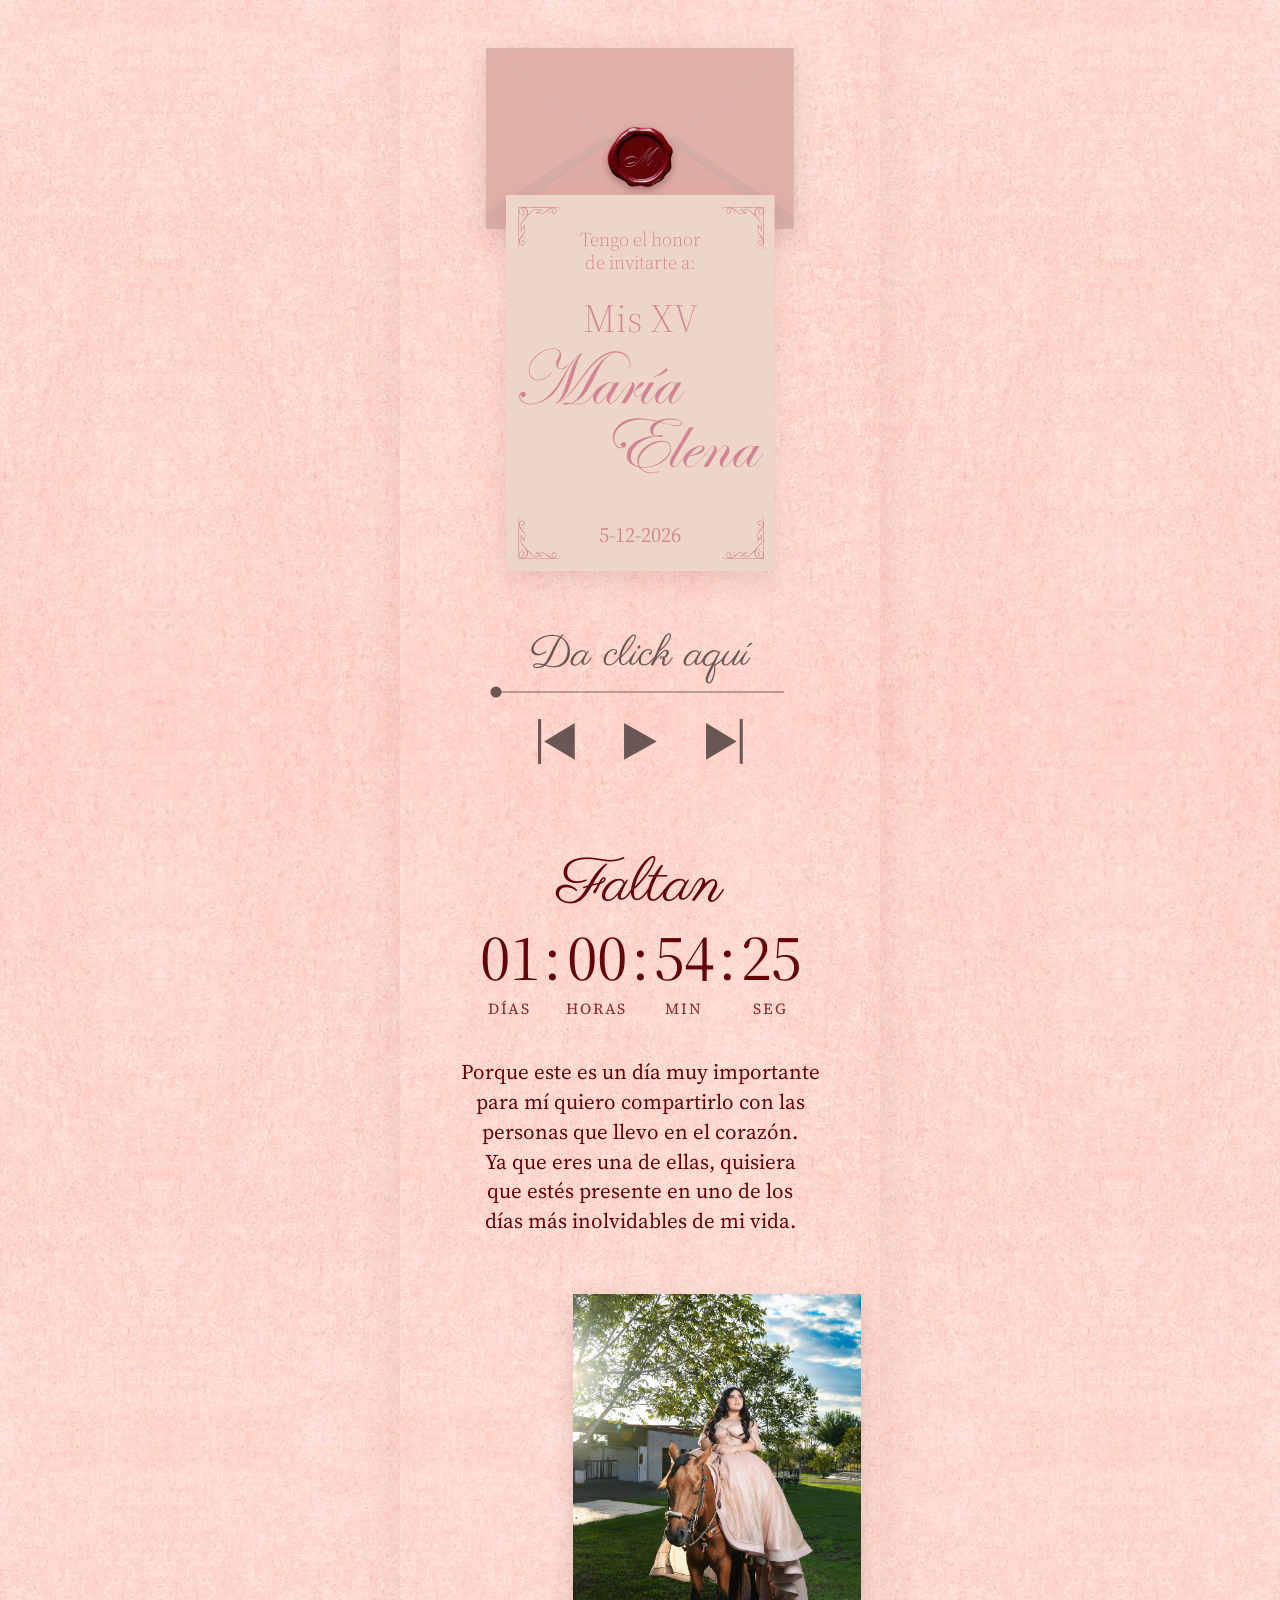
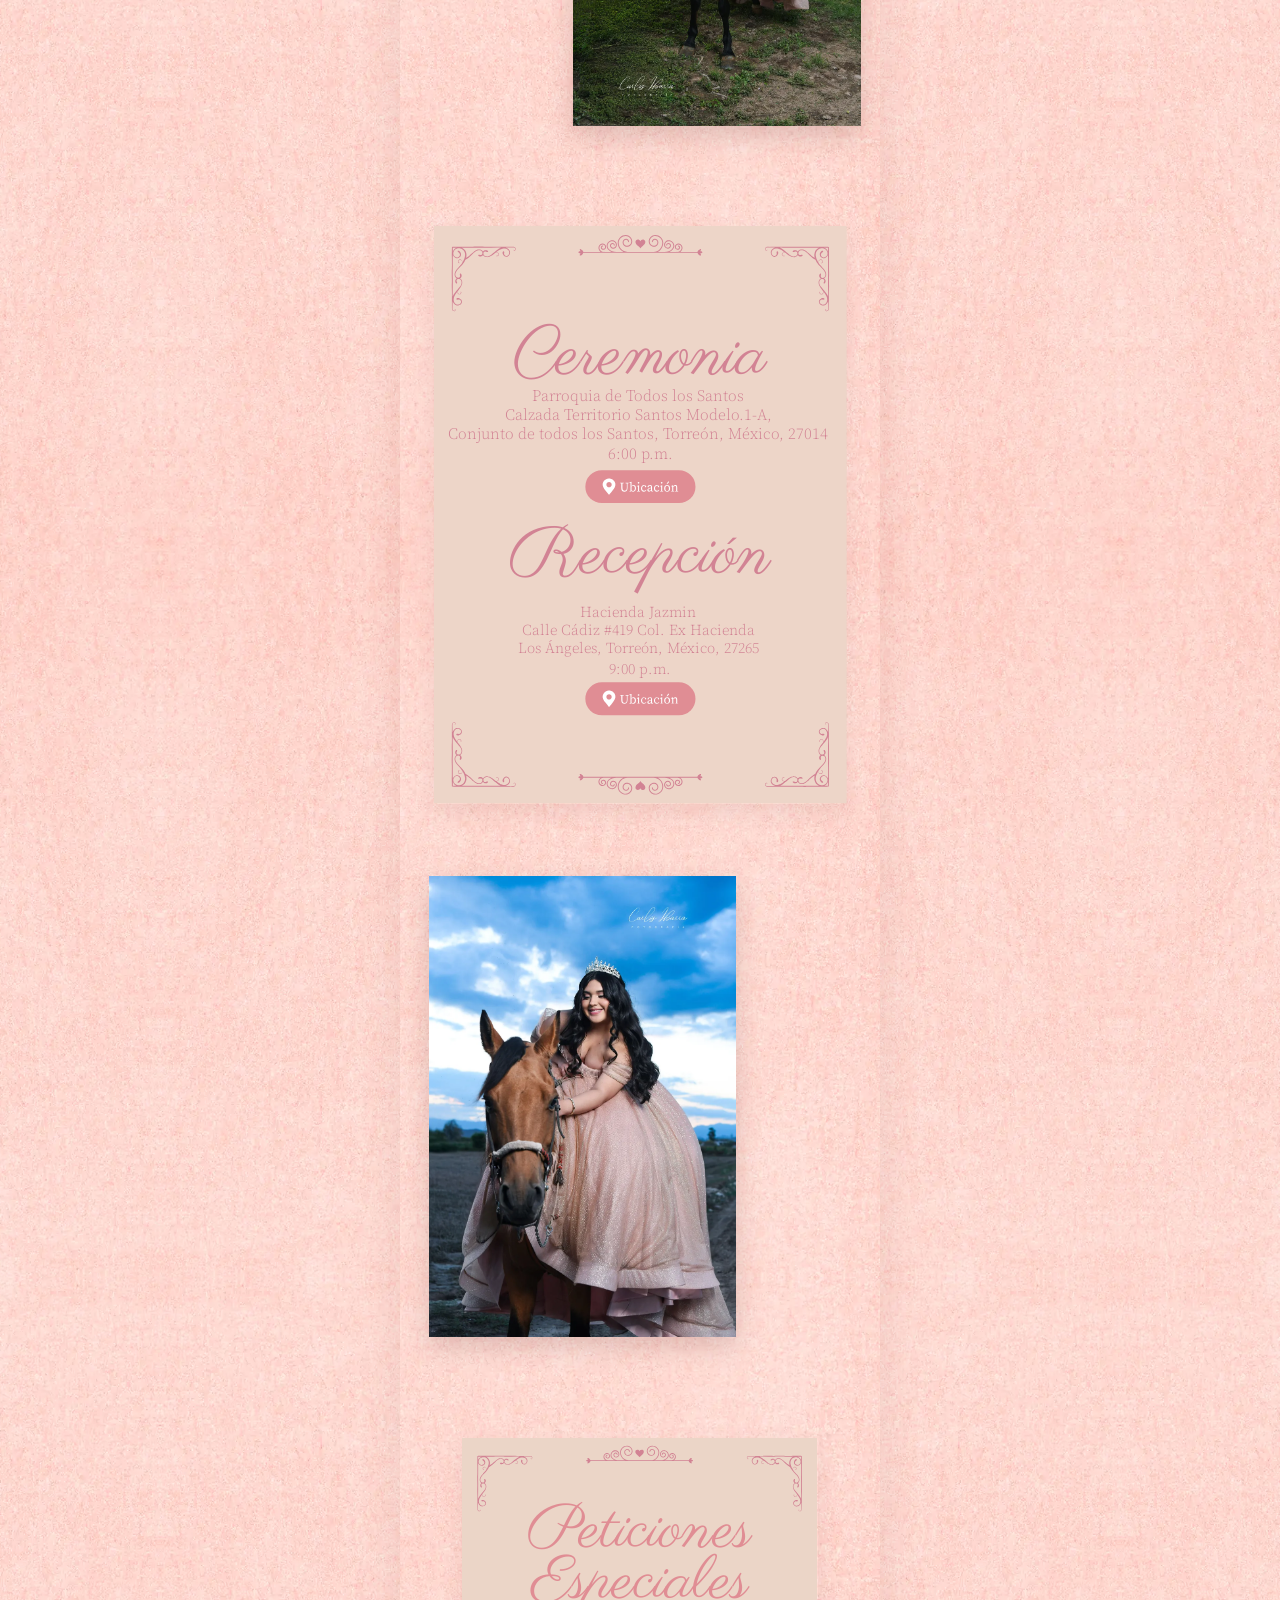
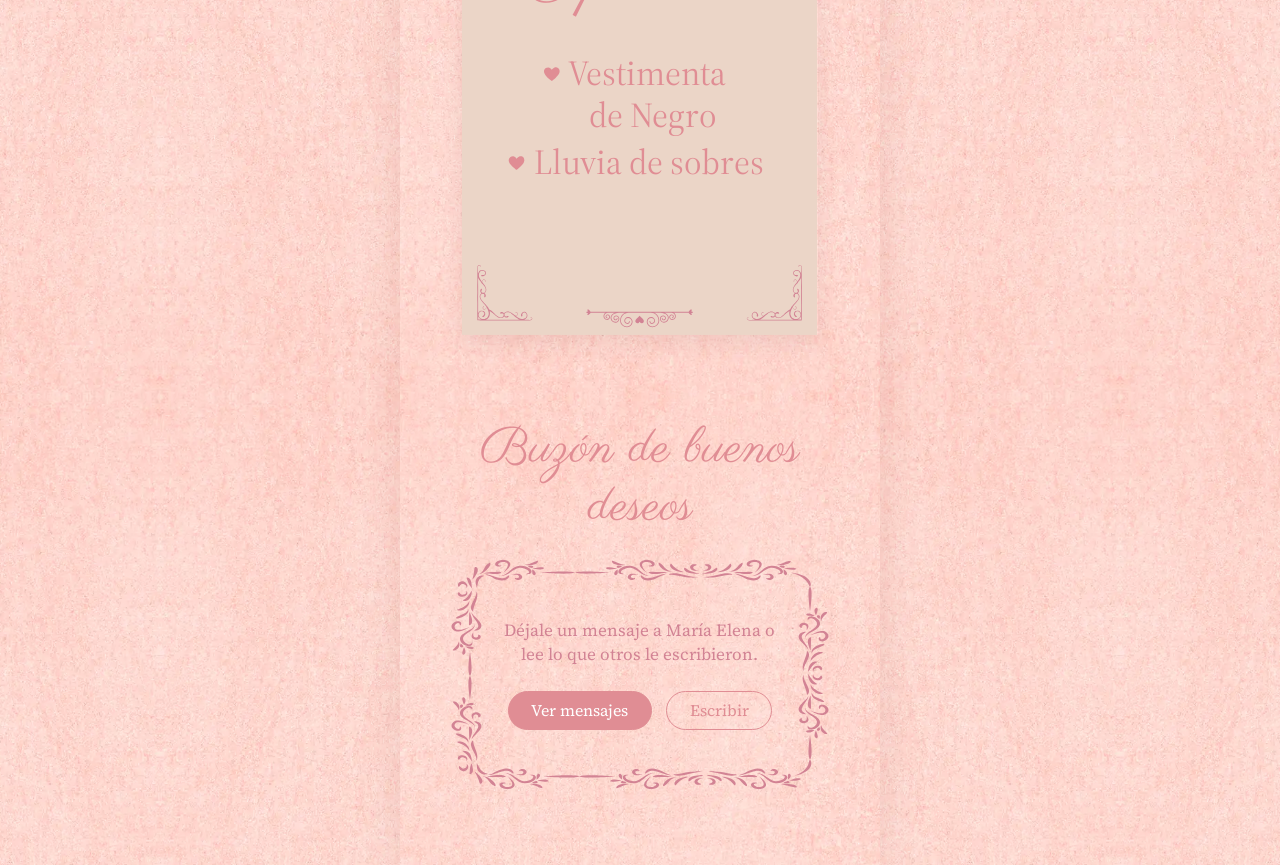
<file: index.html>
<!DOCTYPE html>
<html lang="es">

<head>
    <meta charset="UTF-8">
    <meta name="viewport" content="width=device-width, initial-scale=1.0, viewport-fit=cover">

    <title>Mis XV Años · María Elena</title>
    <meta name="description" content="Invitación a los XV años de María Elena · 5 de diciembre de 2026">
    <meta name="theme-color" content="#f6c9c1">

    <link rel="icon" href="assets/favicon/favicon.svg?v=2" type="image/svg+xml">
    <link rel="icon" href="assets/favicon/favicon-32.png?v=2" type="image/png" sizes="32x32">
    <link rel="apple-touch-icon" href="assets/favicon/apple-touch-icon.png?v=2">

    <!-- Fuentes del diseño: Parisienne (manuscrita) y Source Serif 4 -->
    <link rel="preconnect" href="https://fonts.googleapis.com">
    <link rel="preconnect" href="https://fonts.gstatic.com" crossorigin>
    <link href="https://fonts.googleapis.com/css2?family=Parisienne&family=Source+Serif+4:opsz,wght@8..60,300;8..60,400&display=swap" rel="stylesheet">

    <link rel="preload" as="image" href="assets/piezas/papel-rosa.webp">
    <link rel="preload" as="image" href="assets/marcos/marco-xv.svg">
    <link rel="preload" as="image" href="assets/piezas/sello-cera.webp">

    <link rel="stylesheet" href="style.css?v=4">
</head>

<body>

    <main class="page">

        <!-- =========================================
             PORTADA: SOBRE + TARJETA QUE SALE DE ÉL
        ========================================== -->
        <section class="hero" id="inicio">

            <div class="envelope" aria-hidden="true">
                <svg viewBox="0 0 624 367">
                    <rect width="624" height="367" fill="#e1b0a9" />
                    <g stroke="#cbb9b3" stroke-width="2" stroke-linejoin="round">
                        <polygon points="0 0 306 154 0 367" fill="#e1b0a9" />
                        <polygon points="624 0 318 154 624 367" fill="#e1b0a9" />
                        <path fill="#dfaca5" d="M624,367 L347,162.5 S341.6,157 333.3,152.4 C326.3,147.7 319.2,146 312.6,146.2 C306,146 298.9,147.7 291.9,152.4 C283.6,157 278.2,162.5 278.2,162.5 L0,367 Z" />
                    </g>
                    <polygon points="0 334 291 147 306 154 0 367" fill="#c0a39d" opacity=".35" />
                    <polygon points="624 341 335 145 318 154 624 367" fill="#c0a39d" opacity=".35" />
                    <!-- Solapa cerrada (apunta hacia abajo) -->
                    <path transform="translate(0 222) scale(1 -1)" fill="#e1b0a9" stroke="#cbb9b3" stroke-width="2" stroke-linejoin="round"
                          d="M624,222 L346,17.7 S340.6,12.2 332.3,7.6 C325.3,2.9 318.2,1.2 311.6,1.4 C305,1.2 297.9,2.9 290.9,7.6 C282.6,12.2 277.2,17.7 277.2,17.7 L0,222 Z" />
                </svg>
                <img class="env-seal" src="assets/piezas/sello-cera.webp" alt="" draggable="false">
            </div>

            <div class="card-xv">
                <svg class="frame-svg frame-xv" viewBox="0 0 617.95 864.57" role="img" aria-labelledby="xv-title">
                    <title id="xv-title">Tengo el honor de invitarte a mis XV, María Elena, 5 de diciembre de 2026</title>
                    <image href="assets/marcos/marco-xv.svg" width="617.95" height="864.57" />
                    <text class="t-light" x="309" y="117.35" font-size="44.75">Tengo el honor</text>
                    <text class="t-light" x="309" y="171.04" font-size="44.75">de invitarte a:</text>
                    <text class="t-light" x="309" y="315.54" font-size="90.85">Mis XV</text>
                    <text class="t-regular" x="309" y="797.88" font-size="49">5-12-2026</text>
                </svg>
            </div>
        </section>


        <!-- =========================================
             CONTENIDO
        ========================================== -->
        <div class="content" id="content">

            <!-- REPRODUCTOR DE MÚSICA -->
            <section class="section player" data-reveal="up">
                <button type="button" id="music-start" class="player-title">Da click aquí</button>
                <div class="player-progress" id="music-progress" role="slider" tabindex="0"
                     aria-label="Avance de la canción" aria-valuemin="0" aria-valuemax="100" aria-valuenow="0">
                    <span class="player-bar"></span>
                    <span class="player-dot"></span>
                </div>
                <div class="player-controls">
                    <button type="button" id="music-back" class="player-btn" aria-label="Atrasar 10 segundos">
                        <svg viewBox="0 0 40 48" aria-hidden="true"><rect x="2" y="2" width="3" height="44" /><polygon points="38 6 38 42 8 24" /></svg>
                    </button>
                    <button type="button" id="music-toggle" class="player-btn player-btn--main" aria-label="Reproducir música">
                        <svg class="icon-play" viewBox="0 0 40 48" aria-hidden="true"><polygon points="4 6 4 42 36 24" /></svg>
                        <svg class="icon-pause" viewBox="0 0 40 48" aria-hidden="true"><rect x="6" y="6" width="9" height="36" /><rect x="25" y="6" width="9" height="36" /></svg>
                    </button>
                    <button type="button" id="music-forward" class="player-btn" aria-label="Adelantar 10 segundos">
                        <svg viewBox="0 0 40 48" aria-hidden="true"><polygon points="2 6 2 42 32 24" /><rect x="35" y="2" width="3" height="44" /></svg>
                    </button>
                </div>
            </section>

            <!-- CONTADOR -->
            <section class="section countdown-section" data-reveal="zoom">
                <h2 class="countdown-title">Faltan</h2>
                <div class="countdown" id="countdown">
                    <div class="cd-unit"><span id="cd-days">00</span><small>días</small></div>
                    <span class="cd-sep">:</span>
                    <div class="cd-unit"><span id="cd-hours">00</span><small>horas</small></div>
                    <span class="cd-sep">:</span>
                    <div class="cd-unit"><span id="cd-minutes">00</span><small>min</small></div>
                    <span class="cd-sep">:</span>
                    <div class="cd-unit"><span id="cd-seconds">00</span><small>seg</small></div>
                </div>
            </section>

            <!-- TEXTO -->
            <section class="section legend" data-reveal="up">
                <p>Porque este es un día muy importante para mí quiero compartirlo con las personas que llevo en el corazón. Ya que eres una de ellas, quisiera que estés presente en uno de los días más inolvidables de mi vida.</p>
            </section>

            <!-- FOTO 1 -->
            <section class="section photo-block photo-block--right">
                <img class="photo" src="assets/fotos/foto-caballo-montada.webp" width="933" height="1400" alt="María Elena montando a su caballo" loading="lazy" data-reveal="right">
            </section>

            <!-- CEREMONIA Y RECEPCIÓN -->
            <section class="section card-events">
                <svg class="frame-svg frame-events" viewBox="0 0 617.95 864.57" role="group" aria-label="Ceremonia y recepción" data-reveal="up">
                    <image href="assets/marcos/marco-eventos.svg" width="617.95" height="864.57" />

                    <text class="t-script" x="309" y="220.06" font-size="99.89">Ceremonia</text>
                    <text class="t-light" x="309" font-size="23.84">
                        <tspan x="309" y="262.37">Parroquia de Todos los Santos</tspan>
                        <tspan x="309" y="290.97">Calzada Territorio Santos Modelo.1-A,</tspan>
                        <tspan x="309" y="319.57">Conjunto de todos los Santos, Torreón, México, 27014</tspan>
                        <tspan x="309" y="348.57">6:00 p.m.</tspan>
                    </text>
                    <a id="map-ceremonia" class="map-link" target="_blank" rel="noopener" aria-label="Ver ubicación de la ceremonia en Google Maps">
                        <rect x="226.54" y="365.51" width="164.88" height="49.33" rx="24.67" />
                    </a>

                    <text class="t-script" x="309" y="517.28" font-size="99.89">Recepción</text>
                    <text class="t-light" x="309" font-size="22.58">
                        <tspan x="309" y="585.62">Hacienda Jazmin</tspan>
                        <tspan x="309" y="612.72">Calle Cádiz #419 Col. Ex Hacienda</tspan>
                        <tspan x="309" y="639.82">Los Ángeles, Torreón, México, 27265</tspan>
                        <tspan x="309" y="670">9:00 p.m.</tspan>
                    </text>
                    <a id="map-recepcion" class="map-link" target="_blank" rel="noopener" aria-label="Ver ubicación de la recepción en Google Maps">
                        <rect x="226.54" y="683.12" width="164.88" height="49.33" rx="24.67" />
                    </a>
                </svg>
            </section>

            <!-- FOTO 2 -->
            <section class="section photo-block photo-block--left">
                <img class="photo" src="assets/fotos/foto-caballo-cielo.webp" width="933" height="1400" alt="María Elena abrazando a su caballo" loading="lazy" data-reveal="left">
            </section>

            <!-- PETICIONES ESPECIALES -->
            <section class="section card-requests">
                <svg class="frame-svg frame-requests" viewBox="0 0 617.95 864.57" role="group" aria-label="Peticiones especiales" data-reveal="up">
                    <image href="assets/marcos/marco-peticiones.svg" width="617.95" height="864.57" />
                    <text class="t-script t-coral" x="309" y="188.28" font-size="105.3">Peticiones</text>
                    <text class="t-script t-coral" x="309" y="276.28" font-size="105.3">Especiales</text>
                    <text class="t-regular t-coral t-start" x="183.64" y="429.57" font-size="60.7">Vestimenta</text>
                    <text class="t-regular t-coral t-start" x="220.85" y="502.41" font-size="60.7">de Negro</text>
                    <text class="t-regular t-coral t-start" x="126.06" y="585.06" font-size="60.7">Lluvia de sobres</text>
                </svg>
            </section>

            <!-- BUZÓN DE BUENOS DESEOS -->
            <section class="section mailbox" data-reveal="up">
                <h2 class="mailbox-title">Buzón de buenos deseos</h2>
                <div class="mailbox-frame">
                    <p class="mailbox-text">Déjale un mensaje a María Elena o lee lo que otros le escribieron.</p>
                    <div class="mailbox-actions">
                        <button type="button" id="open-wishes" class="pill-button">Ver mensajes</button>
                        <button type="button" id="write-wish" class="pill-button pill-button--outline">Escribir</button>
                    </div>
                </div>
            </section>

        </div>
    </main>


    <!-- MODAL: LISTA DE BUENOS DESEOS -->
    <div id="wishes-modal" class="wish-modal" aria-hidden="true">
        <div class="wish-dialog" role="dialog" aria-modal="true" aria-labelledby="wishes-title">
            <div class="wish-dialog-header">
                <h2 id="wishes-title" class="wish-dialog-title">Buenos deseos</h2>
                <button type="button" class="wish-close" data-close aria-label="Cerrar">&times;</button>
            </div>

            <div id="wishes-list" class="wishes-list"></div>

        </div>
    </div>

    <!-- MODAL: FORMULARIO -->
    <div id="wish-form-modal" class="wish-modal wish-modal--top" aria-hidden="true">
        <div class="wish-dialog wish-dialog--form" role="dialog" aria-modal="true" aria-labelledby="wish-form-title">
            <button type="button" class="wish-close wish-close--corner" data-close aria-label="Cerrar">&times;</button>

            <form id="wish-form" class="wish-form" autocomplete="off">
                <h2 id="wish-form-title" class="wish-form-title">Enviar buenos deseos</h2>

                <label for="wish-nombre">Nombre</label>
                <input id="wish-nombre" name="nombre" type="text" maxlength="60" placeholder="Familia Hernández" required>

                <label for="wish-mensaje">Mensaje de buenos deseos</label>
                <textarea id="wish-mensaje" name="mensaje" rows="4" maxlength="300" placeholder="Escribe aquí tu mensaje..." required></textarea>

                <!-- Campo trampa para bots: oculto para las personas -->
                <input type="text" name="website" class="wish-hp" tabindex="-1" autocomplete="off" aria-hidden="true">

                <p id="wish-status" class="wish-status" aria-live="polite"></p>

                <button type="submit" id="wish-submit" class="pill-button">Enviar</button>
            </form>
        </div>
    </div>


    <!-- AUDIO (la lista de canciones está en main.js → CONFIG.canciones) -->
    <audio id="audio1" preload="auto"></audio>
    <button type="button" id="music-float" class="music-float" aria-label="Pausar música">
        <svg class="icon-play" viewBox="0 0 40 48" aria-hidden="true"><polygon points="8 8 8 40 34 24" /></svg>
        <svg class="icon-pause" viewBox="0 0 40 48" aria-hidden="true"><rect x="9" y="9" width="8" height="30" /><rect x="23" y="9" width="8" height="30" /></svg>
    </button>

    <script src="main.js?v=4"></script>
    <script src="elements/wishes.js?v=4"></script>

</body>

</html>
</file>
<file: style.css>
/* =========================================
   INVITACIÓN XV · MARÍA ELENA
   Diseño: papel rosa, cuadros beige con ornamentos,
   Parisienne (manuscrita) + Source Serif 4.
========================================= */

:root {
    --script: 'Parisienne', cursive;
    --serif: 'Source Serif 4', 'Source Serif Pro', Georgia, serif;

    --paper: #f9cfc7;          /* color base del papel (mientras carga la textura) */
    --card: #edd5c8;           /* fondo de los cuadros */
    --rose: #d28394;           /* texto de los cuadros */
    --coral: #e08d94;          /* botones y títulos del buzón */
    --wine: #630509;           /* contador y texto principal */
    --taupe: #6b5656;          /* reproductor */
    --envelope: #e1b0a9;

    --ease-out: cubic-bezier(.2, .8, .2, 1);
}

/* =========================================
   BASE
========================================= */

*,
*::before,
*::after {
    box-sizing: border-box;
}

html,
body {
    margin: 0;
    padding: 0;
}

body {
    min-height: 100vh;
    overflow-x: hidden;

    background: var(--paper) url('assets/piezas/papel-rosa.webp') center top / 960px auto repeat;

    font-family: var(--serif);
    color: var(--wine);

    -webkit-tap-highlight-color: transparent;
}

img {
    max-width: 100%;
    display: block;
}

button {
    font: inherit;
}

.page {
    position: relative;
    width: 100%;
    max-width: 480px;
    margin: 0 auto;
    overflow: hidden;

    container-type: inline-size;          /* las medidas en cqi son % del ancho de la página */
    background: var(--paper) url('assets/piezas/papel-rosa.webp') left top / 200% auto repeat-y;
    box-shadow: 0 0 40px rgba(150, 80, 80, .12);
}

.section {
    position: relative;
    padding: 9cqi 0;
}

/* =========================================
   PORTADA: SOBRE + TARJETA XV
========================================= */

.hero {
    position: relative;
    display: flex;
    flex-direction: column;
    align-items: center;
    padding: 10cqi 0 2cqi;
}

.envelope {
    position: relative;
    z-index: 1;
    width: 64cqi;
    aspect-ratio: 624 / 367;

    filter: drop-shadow(0 8px 14px rgba(120, 60, 55, .2));
    animation: drop-in 1s var(--ease-out) both;
}

.envelope svg {
    display: block;
    width: 100%;
    height: 100%;
}

/* Sello sobre la punta de la solapa */
.env-seal {
    position: absolute;
    left: 50%;
    top: 60.5%;
    width: 21%;
    height: auto;

    transform: translate(-50%, -50%);
    filter: drop-shadow(0 3px 4px rgba(60, 0, 0, .35));
}

/* La tarjeta sale del sobre y queda encima de su parte baja */
.card-xv {
    position: relative;
    z-index: 2;
    width: 100%;
    margin-top: -7cqi;

    animation: card-out 1.3s var(--ease-out) .45s both;
}

.frame-xv {
    width: 56cqi;
    margin: 0 auto;
    box-shadow: 0 10px 22px rgba(150, 80, 80, .16);
}

.flower {
    position: absolute;
    height: auto;
    pointer-events: none;
}

.flower--gladiola {
    left: 7cqi;
    bottom: -3cqi;
    width: 27cqi;
    animation: fade-in 1s ease 1.3s both;
}

@keyframes drop-in {
    from { opacity: 0; transform: translateY(-20px); }
    to   { opacity: 1; transform: none; }
}

@keyframes card-out {
    from { opacity: 0; transform: translateY(-38%) scale(.9); }
    to   { opacity: 1; transform: none; }
}

@keyframes fade-in {
    from { opacity: 0; }
    to   { opacity: 1; }
}

/* =========================================
   CUADROS (marco SVG + texto en la fuente de la página)
========================================= */

.frame-svg {
    display: block;
    height: auto;
    overflow: visible;
}

.frame-svg text {
    fill: var(--rose);
    text-anchor: middle;
}

.frame-svg .t-light   { font-family: var(--serif); font-weight: 300; }
.frame-svg .t-regular { font-family: var(--serif); font-weight: 400; }
.frame-svg .t-script  { font-family: var(--script); }
.frame-svg .t-coral   { fill: var(--coral); }
.frame-svg .t-start   { text-anchor: start; }

/* Botón "Ubicación": el dibujo viene en el marco, aquí solo la zona clicable */
.map-link {
    cursor: pointer;
}

.map-link rect {
    fill: rgba(255, 255, 255, 0);
    transition: fill .2s ease;
}

.map-link:hover rect,
.map-link:focus-visible rect {
    fill: rgba(255, 255, 255, .22);
}

.map-link:focus-visible {
    outline: none;
}

.map-link:focus-visible rect {
    stroke: var(--wine);
    stroke-width: 2;
}

/* --- Ceremonia / Recepción --- */
.frame-events {
    width: 86cqi;
    margin: 0 auto;
    box-shadow: 0 8px 20px rgba(150, 80, 80, .12);
}

/* --- Peticiones --- */
.frame-requests {
    width: 74cqi;
    margin: 0 auto;
    box-shadow: 0 8px 20px rgba(150, 80, 80, .12);
}

/* =========================================
   REPRODUCTOR "DA CLICK AQUÍ"
========================================= */

.player {
    display: flex;
    flex-direction: column;
    align-items: center;
    padding-top: 10cqi;
}

.player-title {
    margin: 0;
    padding: 0 2cqi;
    background: none;
    border: 0;
    cursor: pointer;

    font-family: var(--script);
    font-size: 9cqi;
    line-height: 1.2;
    color: var(--taupe);

    transition: transform .2s ease, color .2s ease;
}

.player-title:hover {
    color: var(--wine);
}

.player-title:active {
    transform: scale(.96);
}

body:not(.music-started) .player-title {
    animation: pulse 2.2s ease-in-out infinite;
}

/* Barra de avance: línea del diseño + punto que avanza */
.player-progress {
    --p: 0%;

    position: relative;
    width: 60cqi;
    height: 22px;
    margin: 0 0 3cqi;
    cursor: pointer;
    touch-action: none;
}

.player-bar,
.player-progress::before {
    content: "";
    position: absolute;
    left: 0;
    top: 50%;
    height: 2px;
    transform: translateY(-50%);
}

.player-progress::before {
    right: 0;
    background: var(--taupe);
    opacity: .45;
}

.player-bar {
    width: var(--p);
    background: var(--taupe);
}

.player-dot {
    position: absolute;
    top: 50%;
    left: var(--p);
    width: 11px;
    height: 11px;
    border-radius: 50%;
    background: var(--taupe);
    transform: translate(-50%, -50%);
}

.player-progress:focus-visible {
    outline: 2px dashed var(--taupe);
    outline-offset: 2px;
}

.player-controls {
    display: flex;
    align-items: center;
    gap: 9cqi;
}

.player-btn {
    width: 8.5cqi;
    padding: 0;
    background: none;
    border: 0;
    cursor: pointer;
    transition: transform .15s ease, opacity .2s ease;
}

.player-btn svg {
    display: block;
    width: 100%;
    height: auto;
    fill: var(--taupe);
}

.player-btn:hover {
    opacity: .8;
}

.player-btn:active {
    transform: scale(.9);
}

.player-btn:focus-visible {
    outline: 2px dashed var(--taupe);
    outline-offset: 4px;
}

.icon-pause { display: none !important; }
body.is-playing .icon-play  { display: none !important; }
body.is-playing .icon-pause { display: block !important; }

/* =========================================
   CONTADOR
========================================= */

.countdown-section {
    text-align: center;
    padding-bottom: 4cqi;
}

.countdown-title {
    margin: 0;
    font-family: var(--script);
    font-weight: normal;
    font-size: 13cqi;
    line-height: 1.1;
    color: var(--wine);
}

.countdown {
    display: flex;
    justify-content: center;
    align-items: flex-start;
    gap: 1cqi;
    margin-top: 1cqi;
    font-variant-numeric: tabular-nums;
}

.cd-unit {
    display: flex;
    flex-direction: column;
    align-items: center;
}

.cd-unit span,
.cd-sep {
    font-family: var(--serif);
    font-weight: 400;
    font-size: 13.5cqi;
    line-height: 1;
}

.cd-unit small {
    margin-top: 1.5cqi;
    font-size: 3.2cqi;
    letter-spacing: .12em;
    text-transform: uppercase;
    opacity: .8;
}

.countdown-done {
    margin: 2cqi 0 0;
    font-family: var(--script);
    font-size: 10cqi;
}

/* =========================================
   TEXTO
========================================= */

.legend {
    padding: 4cqi 11cqi 6cqi;
    text-align: center;
}

.legend p {
    margin: 0;
    font-size: clamp(15px, 4.6cqi, 21px);
    line-height: 1.42;
    text-wrap: balance;
}

/* =========================================
   FOTOS CON FLORES
========================================= */

.photo-block {
    padding: 6cqi 0 12cqi;
}

.photo {
    width: 60cqi;
    height: auto;
    box-shadow: 0 10px 24px rgba(90, 40, 40, .18);
}

.photo-block--right .photo {
    margin: 0 4cqi 0 auto;
}

.photo-block--left .photo {
    width: 64cqi;
    margin: 0 auto 0 6cqi;
}

.flower--rosa {
    left: 30cqi;
    bottom: 12cqi;
    width: 26cqi;
    rotate: -17deg;
}

.flower--cerezo {
    right: 5cqi;
    bottom: 15cqi;
    width: 48cqi;
    transform: scaleX(-1);
    rotate: 90deg;
}

/* =========================================
   BUZÓN DE BUENOS DESEOS
========================================= */

.mailbox {
    display: flex;
    flex-direction: column;
    align-items: center;
    padding-bottom: 14cqi;
}

.mailbox-title {
    margin: 0 0 3cqi;
    width: 70cqi;
    font-family: var(--script);
    font-weight: normal;
    font-size: 10.5cqi;
    line-height: 1.15;
    text-align: center;
    color: var(--coral);
}

.mailbox-frame {
    width: 86cqi;
    aspect-ratio: 818.31 / 488.18;
    padding: 9cqi 13cqi;

    display: flex;
    flex-direction: column;
    align-items: center;
    justify-content: center;
    gap: 5cqi;

    background: url('assets/marcos/marco-buzon.svg') center / 100% 100% no-repeat;
    text-align: center;
}

.mailbox-text {
    margin: 0;
    font-size: clamp(13px, 3.9cqi, 17px);
    line-height: 1.4;
    color: var(--rose);
}

.mailbox-actions {
    display: flex;
    flex-wrap: wrap;
    justify-content: center;
    gap: 3cqi;
}

/* Botón píldora como el de "Ubicación" */
.pill-button {
    padding: .55em 1.4em;

    background: var(--coral);
    border: 1.5px solid var(--coral);
    border-radius: 999px;

    color: #fff;
    font-family: var(--serif);
    font-size: clamp(13px, 3.7cqi, 16px);
    line-height: 1.2;

    cursor: pointer;
    transition: background .2s ease, color .2s ease, transform .15s ease, opacity .2s ease;
}

.pill-button:hover:not(:disabled) {
    background: #d77880;
    border-color: #d77880;
}

.pill-button:active:not(:disabled) {
    transform: scale(.96);
}

.pill-button--outline {
    background: transparent;
    color: var(--coral);
}

.pill-button--outline:hover:not(:disabled) {
    color: #fff;
}

.pill-button:disabled {
    opacity: .6;
    cursor: wait;
}

/* =========================================
   FOTO FINAL
========================================= */

.section--last {
    padding: 0 0 16cqi;
}

.photo-bleed {
    width: 100%;
    height: auto;
}

/* =========================================
   BOTÓN FLOTANTE DE MÚSICA
========================================= */

.music-float {
    position: fixed;
    right: clamp(12px, 3vw, 30px);
    bottom: clamp(12px, 3vw, 30px);
    z-index: 900;

    width: 44px;
    height: 44px;
    padding: 11px;

    background: rgba(237, 213, 200, .95);
    border: 1px solid rgba(210, 131, 148, .45);
    border-radius: 50%;
    box-shadow: 0 4px 12px rgba(90, 40, 40, .18);

    cursor: pointer;
    transition: transform .2s ease;
}

.music-float svg {
    width: 100%;
    height: 100%;
    fill: var(--taupe);
}

.music-float:hover {
    transform: scale(1.08);
}

body:not(.music-started) .music-float {
    display: none;
}

/* =========================================
   ANIMACIONES DE ENTRADA (scroll)
========================================= */

[data-reveal] {
    opacity: 0;
    transition:
        opacity .9s ease,
        translate 1s var(--ease-out),
        scale 1s var(--ease-out);
}

[data-reveal="up"]    { translate: 0 40px; }
[data-reveal="left"]  { translate: -50px 0; }
[data-reveal="right"] { translate: 50px 0; }
[data-reveal="zoom"]  { scale: .88; }

[data-reveal].is-visible {
    opacity: 1;
    translate: 0 0;
    scale: 1;
}

/* Las flores entran un poco después de su foto */
.flower[data-reveal] {
    transition-delay: .35s;
}

@keyframes float {
    0%, 100% { translate: 0 0; }
    50%      { translate: 0 -6px; }
}

@keyframes pulse {
    0%, 100% { opacity: 1; }
    50%      { opacity: .45; }
}

@media (prefers-reduced-motion: reduce) {
    *,
    *::before,
    *::after {
        animation-duration: .01ms !important;
        animation-iteration-count: 1 !important;
        transition-duration: .01ms !important;
        transition-delay: 0s !important;
    }
}

/* =========================================
   MODALES DE BUENOS DESEOS
========================================= */

body.modal-open {
    overflow: hidden;
}

.wish-modal {
    position: fixed;
    inset: 0;
    z-index: 1000;

    display: flex;
    align-items: center;
    justify-content: center;
    padding: 16px;

    background: rgba(70, 25, 25, .45);

    opacity: 0;
    visibility: hidden;
    transition: opacity .25s ease, visibility .25s ease;
}

.wish-modal--top {
    z-index: 1001;
}

.wish-modal.is-open {
    opacity: 1;
    visibility: visible;
}

.wish-dialog {
    position: relative;

    width: 100%;
    max-width: 460px;
    max-height: 80vh;

    display: flex;
    flex-direction: column;

    background: var(--card);
    border-radius: 6px;
    box-shadow: 0 20px 50px rgba(0, 0, 0, .3);

    color: var(--rose);
    font-family: var(--serif);

    transform: translateY(20px) scale(.97);
    transition: transform .25s ease;
}

.wish-modal.is-open .wish-dialog {
    transform: none;
}

.wish-dialog-header {
    display: flex;
    align-items: center;
    justify-content: space-between;
    padding: 20px 24px 12px;
    border-bottom: 1px solid rgba(210, 131, 148, .35);
}

.wish-dialog-title {
    margin: 0;
    font-family: var(--script);
    font-weight: normal;
    font-size: clamp(2.2rem, 9vw, 2.7rem);
    line-height: 1.1;
    color: var(--coral);
}

.wish-close {
    padding: 0 4px;
    background: none;
    border: 0;
    color: var(--rose);
    font-size: 2.2rem;
    line-height: 1;
    cursor: pointer;
}

.wish-close--corner {
    position: absolute;
    top: 10px;
    right: 14px;
}

.wishes-list {
    flex: 1;
    overflow-y: auto;
    -webkit-overflow-scrolling: touch;

    display: flex;
    flex-direction: column;
    gap: 14px;

    padding: 18px 24px;
}

.wish-card {
    padding: 14px 16px;
    text-align: center;
    background: rgba(255, 255, 255, .45);
    border: 1px solid rgba(210, 131, 148, .35);
}

.wish-name {
    margin: 0 0 6px;
    font-family: var(--script);
    font-weight: normal;
    font-size: 2rem;
    line-height: 1.15;
    color: var(--coral);
    overflow-wrap: anywhere;
}

.wish-message {
    margin: 0;
    font-size: .95rem;
    line-height: 1.45;
    color: var(--wine);
    overflow-wrap: anywhere;
    white-space: pre-line;
}

.wishes-empty {
    margin: 20px 0;
    text-align: center;
    font-size: .95rem;
}

.wish-dialog-footer {
    display: flex;
    justify-content: center;
    padding: 14px 24px 20px;
    border-top: 1px solid rgba(210, 131, 148, .35);
}

.wish-dialog--form {
    max-width: 420px;
}

.wish-form {
    display: flex;
    flex-direction: column;
    align-items: center;
    gap: 10px;
    padding: 34px 26px 28px;
    overflow-y: auto;
}

.wish-form-title {
    margin: 0 0 4px;
    font-family: var(--script);
    font-weight: normal;
    font-size: clamp(2.2rem, 9vw, 2.6rem);
    line-height: 1.1;
    text-align: center;
    color: var(--coral);
}

.wish-form label {
    margin-top: 6px;
    font-size: 1.02rem;
}

.wish-form input,
.wish-form textarea {
    width: 100%;
    padding: 12px 14px;

    background: rgba(255, 255, 255, .55);
    border: 1px solid rgba(210, 131, 148, .45);
    border-radius: 4px;

    color: var(--wine);
    font-family: var(--serif);
    font-size: 1rem;
    text-align: center;
}

.wish-form textarea {
    min-height: 110px;
    resize: vertical;
}

.wish-form input::placeholder,
.wish-form textarea::placeholder {
    color: var(--rose);
    opacity: .7;
}

.wish-form input:focus,
.wish-form textarea:focus {
    outline: none;
    border-color: var(--coral);
}

.wish-status {
    min-height: 1.2em;
    margin: 4px 0 0;
    font-size: .9rem;
    text-align: center;
}

.wish-form .pill-button {
    margin-top: 6px;
    padding: .6em 3em;
}

/* Campo trampa anti-bots */
.wish-hp {
    position: absolute !important;
    left: -9999px !important;
    width: 1px !important;
    height: 1px !important;
    opacity: 0 !important;
}

/* Tarjetas "fantasma" mientras se descarga la primera lista */
.wish-card--skeleton {
    display: flex;
    flex-direction: column;
    align-items: center;
    gap: 8px;
    padding: 18px 16px;
}

.sk {
    display: block;
    height: 10px;
    width: 80%;
    border-radius: 999px;
    background: linear-gradient(90deg, rgba(210, 131, 148, .15) 25%, rgba(210, 131, 148, .32) 50%, rgba(210, 131, 148, .15) 75%);
    background-size: 200% 100%;
    animation: shimmer 1.2s linear infinite;
}

.sk-name  { width: 45%; height: 16px; margin-bottom: 4px; }
.sk-short { width: 55%; }

@keyframes shimmer {
    from { background-position: 200% 0; }
    to   { background-position: -200% 0; }
}

/* =========================================
   BARRAS DE SCROLL
========================================= */

html {
    scrollbar-width: thin;
    scrollbar-color: #e3a3a6 #f6ddd8;
}

::-webkit-scrollbar {
    width: 10px;
    height: 10px;
}

::-webkit-scrollbar-track {
    background: #f6ddd8;
}

::-webkit-scrollbar-thumb {
    background: #e3a3a6;
    border: 2px solid #f6ddd8;
    border-radius: 999px;
}

.wishes-list,
.wish-form textarea {
    scrollbar-width: thin;
    scrollbar-color: rgba(210, 131, 148, .6) transparent;
}
</file>
